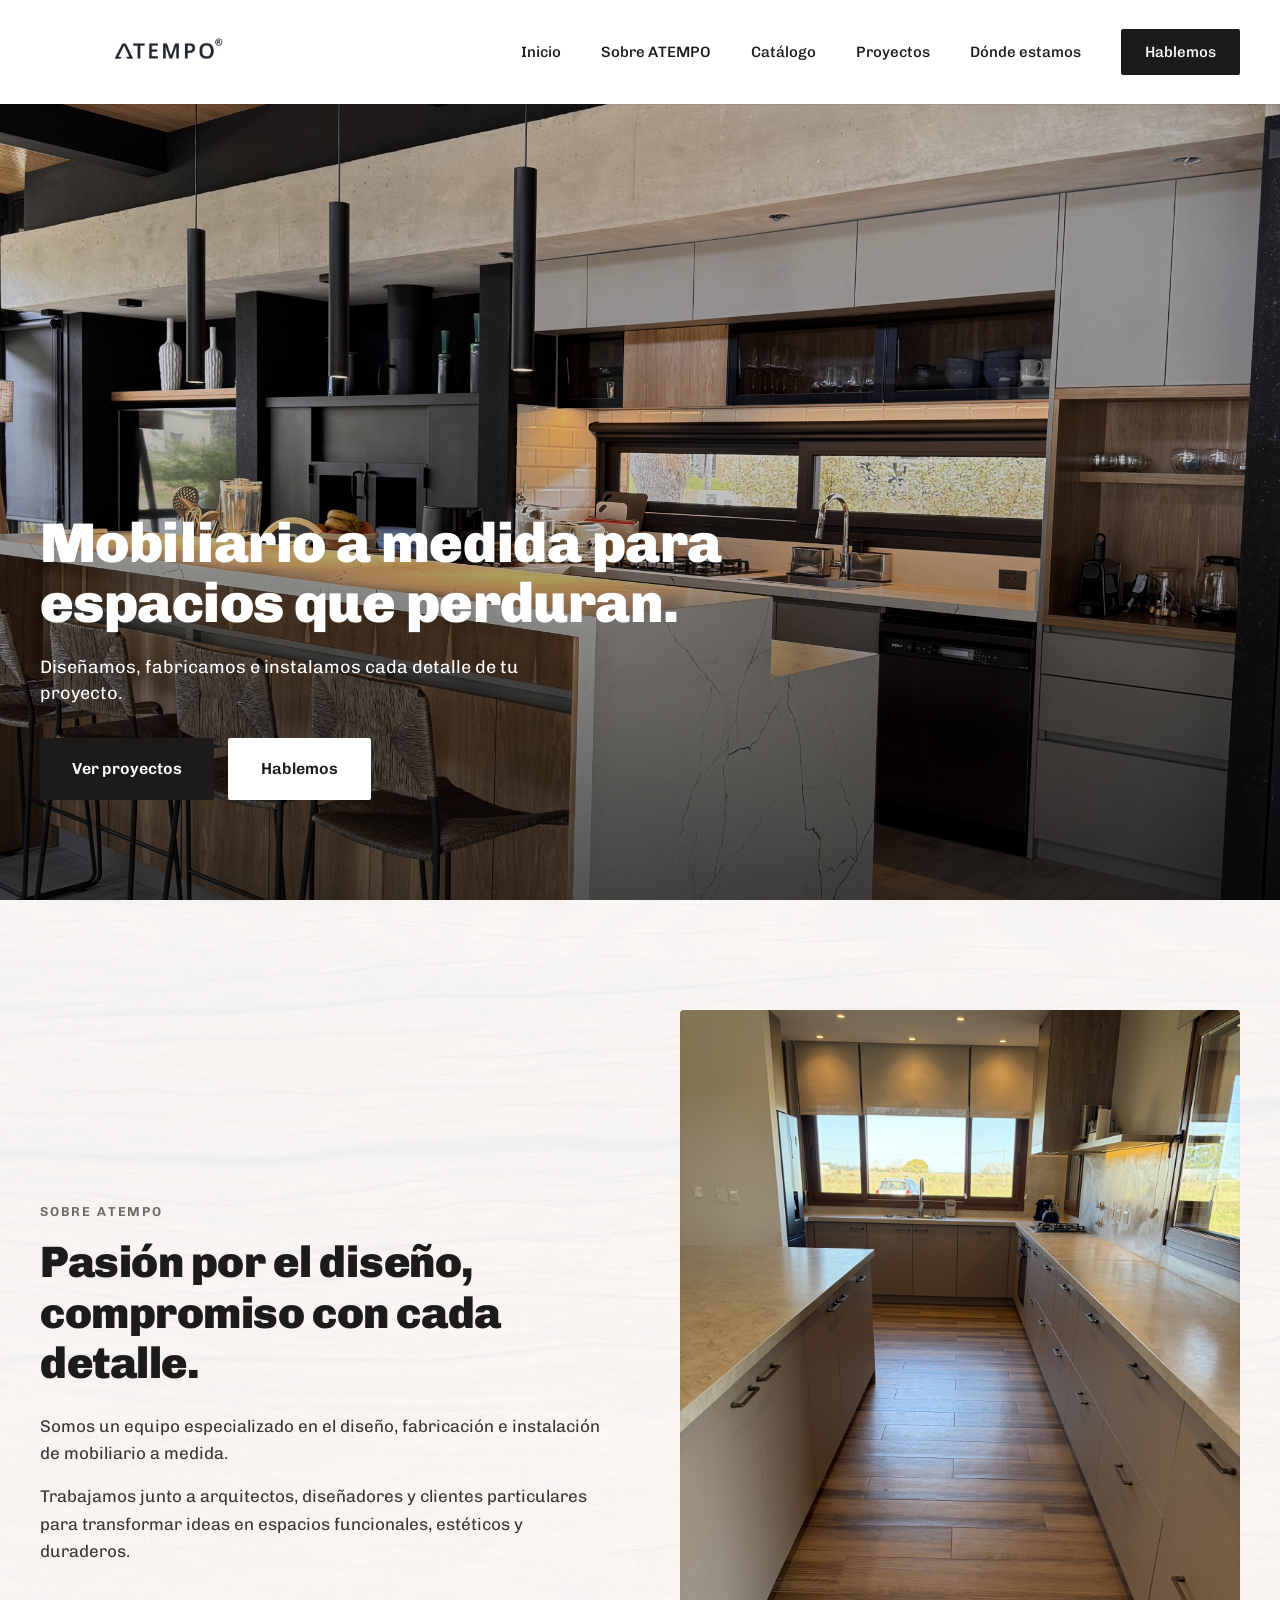
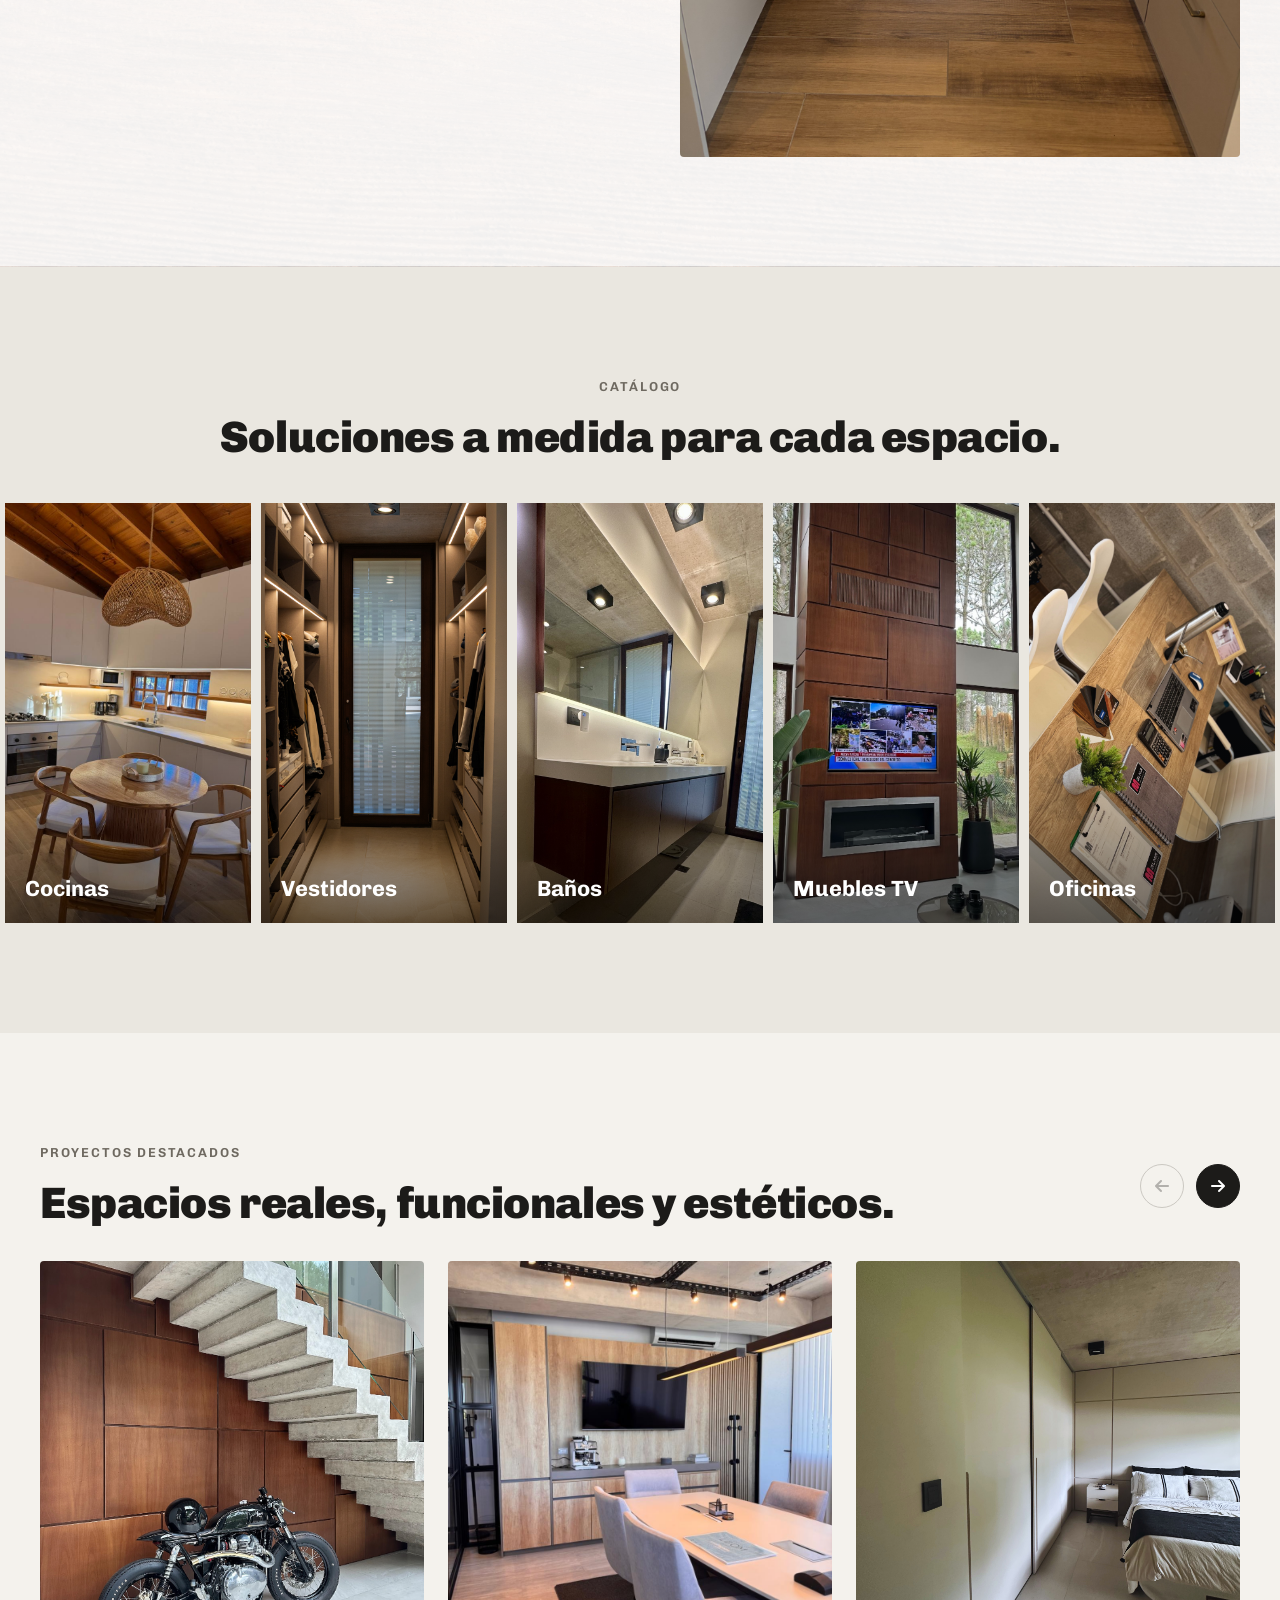
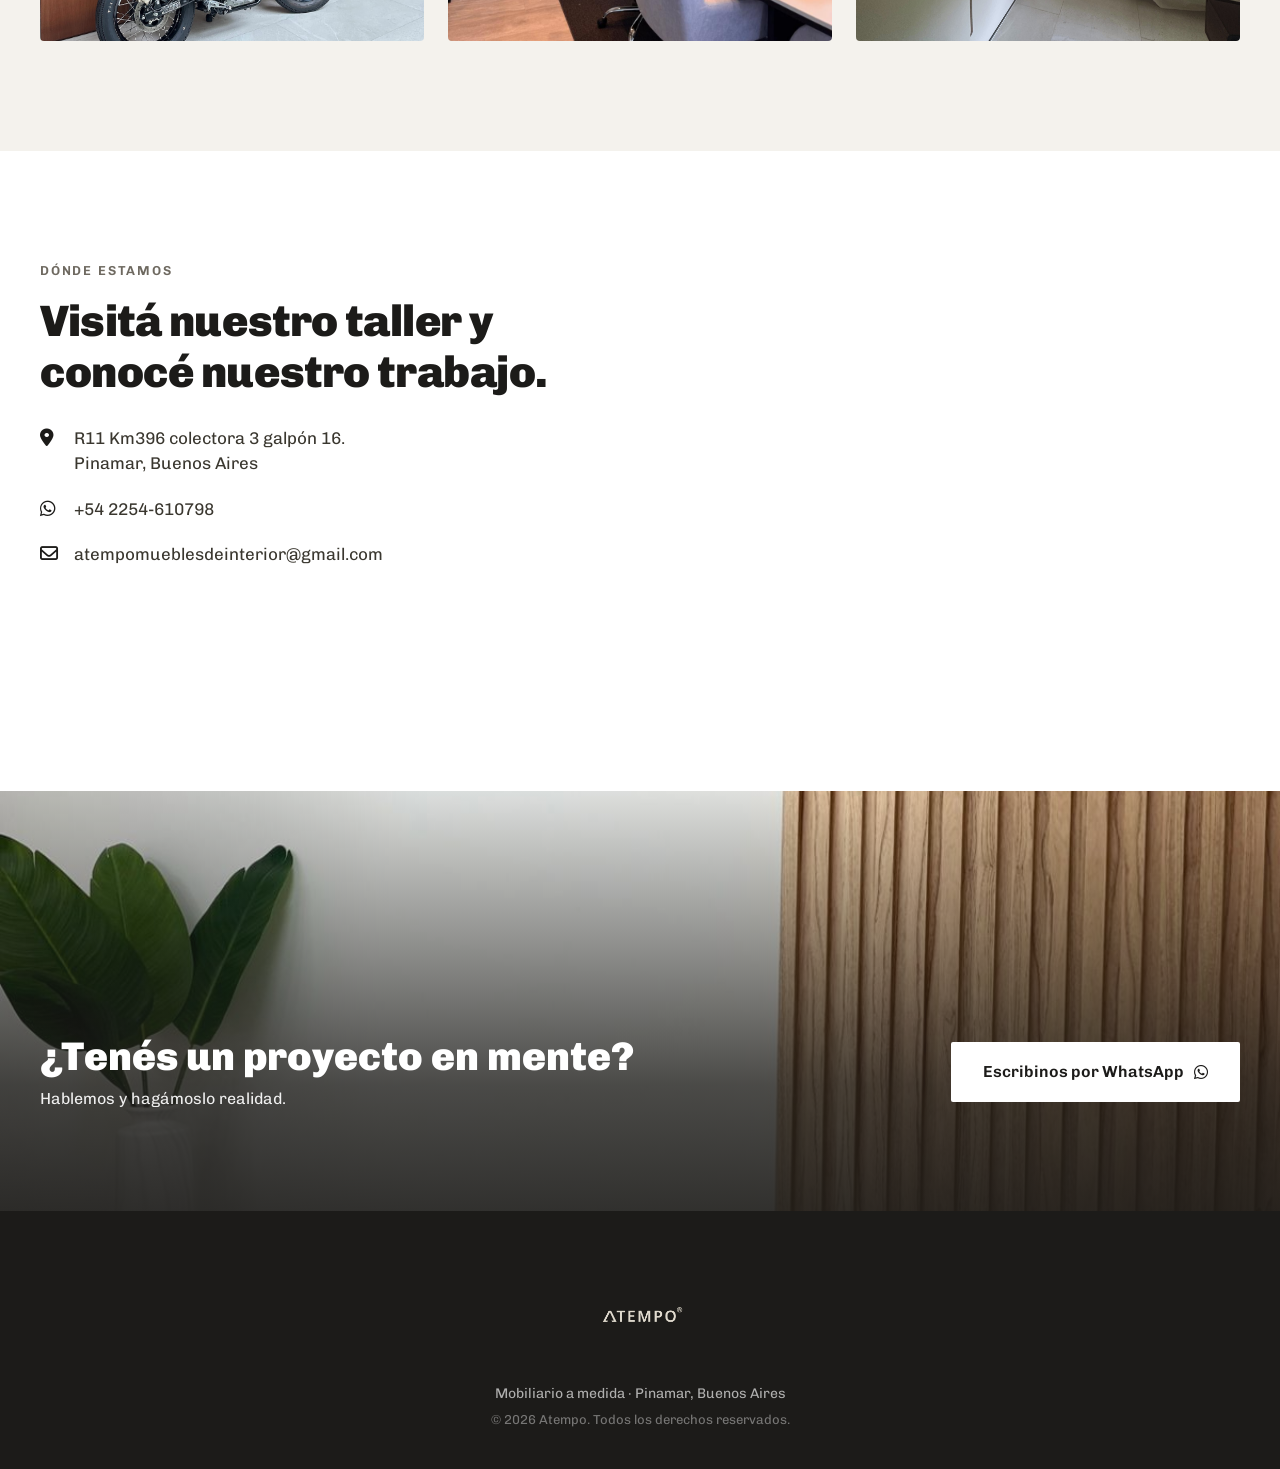
<file: index.html>
<!DOCTYPE html>
<html lang="es">
<head>
  <meta charset="UTF-8">
  <meta name="viewport" content="width=device-width, initial-scale=1.0">
  <title>Atempo | Mobiliario a medida</title>

  <link rel="preconnect" href="https://fonts.googleapis.com">
  <link rel="preconnect" href="https://fonts.gstatic.com" crossorigin>
  <link href="https://fonts.googleapis.com/css2?family=Chivo:wght@400;500;600;700;900&display=swap" rel="stylesheet">

  <link rel="stylesheet" href="https://cdnjs.cloudflare.com/ajax/libs/font-awesome/6.5.0/css/all.min.css">

  <link rel="stylesheet" href="css/style.css">
</head>
<body>

  <!-- ===================== HEADER ===================== -->
  <header class="header" id="header">
    <div class="header__inner">
      <a href="#inicio" class="header__logo">
        <img src="imgs/atempoletranegro.png" alt="Atempo" class="header__logo-img">
      </a>

      <button class="header__toggle" id="menuToggle" aria-label="Abrir menú" aria-expanded="false" aria-controls="menuNav">
        <span class="header__toggle-bar"></span>
        <span class="header__toggle-bar"></span>
        <span class="header__toggle-bar"></span>
      </button>

      <nav class="nav" id="menuNav">
        <ul class="nav__list">
          <li><a href="#inicio" class="nav__link">Inicio</a></li>
          <li><a href="#sobre-atempo" class="nav__link">Sobre ATEMPO</a></li>
          <li><a href="#catalogo" class="nav__link">Catálogo</a></li>
          <li><a href="#proyectos" class="nav__link">Proyectos</a></li>
          <li><a href="#donde-estamos" class="nav__link">Dónde estamos</a></li>
          <li><a href="#contacto" class="nav__link nav__link--cta">Hablemos</a></li>
        </ul>
      </nav>
    </div>
  </header>

  <!-- ===================== HERO ===================== -->
  <section id="inicio" class="hero">
    <img src="imgs/hero.jpg" alt="Cocina de diseño a medida Atempo" class="hero__img">
    <div class="hero__overlay"></div>

    <div class="hero__content">
      <h1 class="hero__title">Mobiliario a medida para espacios que perduran.</h1>
      <p class="hero__subtitle">Diseñamos, fabricamos e instalamos cada detalle de tu proyecto.</p>

      <div class="hero__actions">
        <a href="#proyectos" class="btn btn--dark">Ver proyectos</a>
        <a href="#contacto" class="btn btn--outline">Hablemos</a>
      </div>
    </div>
  </section>

  <!-- ===================== SOBRE ATEMPO ===================== -->
  <section id="sobre-atempo" class="section section--cream">
    <div class="container">
      <div class="sobre__col-text">
        <p class="eyebrow">Sobre Atempo</p>
        <h2 class="section__title">Pasión por el diseño, compromiso con cada detalle.</h2>

        <div class="sobre__text">
          <p>Somos un equipo especializado en el diseño, fabricación e instalación de mobiliario a medida.</p>
          <p>Trabajamos junto a arquitectos, diseñadores y clientes particulares para transformar ideas en espacios funcionales, estéticos y duraderos.</p>
        </div>
      </div>

      <div class="sobre__img-wrap">
        <img src="imgs/hero2.jpg" alt="Mueble de cocina fabricado por Atempo" class="sobre__img">
      </div>
    </div>
  </section>

  <!-- ===================== CATÁLOGO ===================== -->
  <section id="catalogo" class="section section--cream">
    <div class="container container--center">
      <p class="eyebrow">Catálogo</p>
      <h2 class="section__title section__title--center">Soluciones a medida para cada espacio.</h2>
    </div>

    <div class="carousel" id="catalogoCarousel">
      <ul class="carousel__track">
        <li class="carousel__item">
          <a href="#contacto" class="card-catalogo">
            <img src="imgs/cocina.jpg" alt="Cocinas a medida Atempo" class="card-catalogo__img">
            <span class="card-catalogo__overlay"></span>
            <span class="card-catalogo__label">Cocinas</span>
          </a>
        </li>
        <li class="carousel__item">
          <a href="#contacto" class="card-catalogo">
            <img src="imgs/vestidor.jpeg" alt="Vestidores a medida Atempo" class="card-catalogo__img">
            <span class="card-catalogo__overlay"></span>
            <span class="card-catalogo__label">Vestidores</span>
          </a>
        </li>
        <li class="carousel__item">
          <a href="#contacto" class="card-catalogo">
            <img src="imgs/baño.jpg" alt="Muebles de baño a medida Atempo" class="card-catalogo__img">
            <span class="card-catalogo__overlay"></span>
            <span class="card-catalogo__label">Baños</span>
          </a>
        </li>
        <li class="carousel__item">
          <a href="#contacto" class="card-catalogo">
            <img src="imgs/tv.jpg" alt="Muebles de TV a medida Atempo" class="card-catalogo__img">
            <span class="card-catalogo__overlay"></span>
            <span class="card-catalogo__label">Muebles TV</span>
          </a>
        </li>
        <li class="carousel__item">
          <a href="#contacto" class="card-catalogo">
            <img src="imgs/oficina.jpg" alt="Oficinas a medida Atempo" class="card-catalogo__img">
            <span class="card-catalogo__overlay"></span>
            <span class="card-catalogo__label">Oficinas</span>
          </a>
        </li>
      </ul>
    </div>

    <p class="swipe-hint">Deslizá para ver más <i class="fa-solid fa-arrow-right"></i></p>
  </section>

  <!-- ===================== PROYECTOS DESTACADOS ===================== -->
  <section id="proyectos" class="section section--offwhite">
    <div class="container">
      <div class="proyectos__head">
        <div>
          <p class="eyebrow">Proyectos destacados</p>
          <h2 class="section__title">Espacios reales, funcionales y estéticos.</h2>
        </div>

        <div class="carousel-nav" id="proyectosNav">
          <button type="button" class="carousel-nav__btn" id="proyectosPrev" aria-label="Proyecto anterior" disabled>
            <i class="fa-solid fa-arrow-left"></i>
          </button>
          <button type="button" class="carousel-nav__btn carousel-nav__btn--active" id="proyectosNext" aria-label="Proyecto siguiente">
            <i class="fa-solid fa-arrow-right"></i>
          </button>
        </div>
      </div>
    </div>

    <div class="carousel carousel--proyectos" id="proyectosCarousel">
      <ul class="carousel__track" id="proyectosTrack">
        <li class="carousel__item">
          <img src="imgs/1.jpg" alt="Proyecto Atempo - escalera y revestimiento en madera" class="card-proyecto__img">
        </li>
        <li class="carousel__item">
          <img src="imgs/11.jpg" alt="Proyecto Atempo - isla de cocina" class="card-proyecto__img">
        </li>
        <li class="carousel__item">
          <img src="imgs/8.jpg" alt="Proyecto Atempo - cocina integral" class="card-proyecto__img">
        </li>
        <li class="carousel__item">
          <img src="imgs/4.jpeg" alt="Proyecto Atempo - living integral" class="card-proyecto__img">
        </li>
        <li class="carousel__item">
          <img src="imgs/12.jpg" alt="Proyecto Atempo - placard a medida" class="card-proyecto__img">
        </li>
        <li class="carousel__item">
          <img src="imgs/10.jpg" alt="Proyecto Atempo - oficina a medida" class="card-proyecto__img">
        </li>
      </ul>
    </div>

    <div class="dots" id="proyectosDots">
      <span class="dots__dot dots__dot--active"></span>
      <span class="dots__dot"></span>
      <span class="dots__dot"></span>
      <span class="dots__dot"></span>
      <span class="dots__dot"></span>
      <span class="dots__dot"></span>
    </div>
  </section>

  <!-- ===================== DÓNDE ESTAMOS ===================== -->
  <section id="donde-estamos" class="section section--white">
    <div class="container">
      <div class="donde__col-text">
        <p class="eyebrow">Dónde estamos</p>
        <h2 class="section__title">Visitá nuestro taller y conocé nuestro trabajo.</h2>

        <ul class="contact-list">
          <li class="contact-list__item">
            <i class="fa-solid fa-location-dot contact-list__icon"></i>
            <span> R11 Km396 colectora 3 galpón 16.<br>Pinamar, Buenos Aires</span>
          </li>
          <li class="contact-list__item">
            <i class="fa-brands fa-whatsapp contact-list__icon"></i>
            <span>+54 2254-610798</span>
          </li>
          <li class="contact-list__item">
            <i class="fa-regular fa-envelope contact-list__icon"></i>
            <span>atempomueblesdeinterior@gmail.com</span>
          </li>
        </ul>
      </div>

      <div class="map-wrap">
        <iframe src="https://www.google.com/maps/embed?pb=!1m14!1m12!1m3!1d667.7725938044891!2d-56.916356232569576!3d-37.14173415233935!2m3!1f0!2f0!3f0!3m2!1i1024!2i768!4f13.1!5e1!3m2!1sen!2sus!4v1783204316762!5m2!1sen!2sus" width="600" height="450" style="border:0;" allowfullscreen="" loading="lazy" referrerpolicy="strict-origin-when-cross-origin">
        </iframe> title="Ubicación Atempo en el mapa"></iframe>
      </div>
    </div>
  </section>

  <!-- ===================== CTA FINAL / CONTACTO ===================== -->
  <section id="contacto" class="cta">
    <img src="imgs/footer.jpg" alt="Living con mobiliario a medida Atempo" class="cta__img">
    <div class="cta__overlay"></div>

    <div class="cta__content">
      <div class="cta__col-text">
        <h2 class="cta__title">¿Tenés un proyecto en mente?</h2>
        <p class="cta__subtitle">Hablemos y hagámoslo realidad.</p>
      </div>

      <a href="https://wa.me/5492254610798?text=Hola%2C%20quiero%20consultar%20por%20un%20proyecto" target="_blank" rel="noopener" class="btn btn--white">
        Escribinos por WhatsApp <i class="fa-brands fa-whatsapp"></i>
      </a>
    </div>
  </section>

  <!-- ===================== FOOTER ===================== -->
  <footer class="footer">
    <img src="imgs/atempoletra.png" alt="Atempo" class="footer__logo-img">
    <p class="footer__tagline">Mobiliario a medida · Pinamar, Buenos Aires</p>
    <p class="footer__copy">© 2026 Atempo. Todos los derechos reservados.</p>
  </footer>



  <script src="js/main.js"></script>
</body>
</html>
</file>
<file: css/style.css>
/* ===================================================================
   ATEMPO — Mobiliario a medida
   CSS Mobile First
   =================================================================== */

/* -------------------- 1. VARIABLES (DESIGN TOKENS) -------------------- */
:root {
  /* Colores de marca */
  --color-negro:        #1C1B19; /* negro cálido - títulos, footer, botón oscuro */
  --color-texto-cuerpo:  #3A372F; /* gris oscuro cálido - párrafos */
  --color-eyebrow:       #6E6960; /* gris oliva - labels (SOBRE ATEMPO, CATÁLOGO...) */
  --color-blanco:        #FFFFFF;

  /* Fondos de sección */
  --bg-crema:    #EAE7E0; /* Sobre Atempo / Catálogo */
  --bg-offwhite: #F4F2ED; /* Proyectos destacados */
  --bg-blanco:   #FFFFFF; /* Dónde estamos */
  --bg-negro:    #1C1B19; /* Footer */

  /* Tipografía */
  --font-principal: 'Chivo', sans-serif;

  /* Radios y sombras */
  --radio-img:  4px;
  --radio-btn:  2px;

  /* Layout */
  --container-padding: 24px;
  --max-width: 1280px;
}

/* -------------------- 2. RESET BÁSICO -------------------- */
* {
  margin: 0;
  padding: 0;
  box-sizing: border-box;
}

html {
  scroll-behavior: smooth;
}

body {
  font-family: var(--font-principal);
  color: var(--color-texto-cuerpo);
  background: var(--color-blanco);
  line-height: 1.5;
  -webkit-font-smoothing: antialiased;
  overflow-x: hidden;
}

img {
  max-width: 100%;
  display: block;
}

a {
  text-decoration: none;
  color: inherit;
}

ul {
  list-style: none;
}

button {
  font-family: inherit;
  border: none;
  background: none;
  cursor: pointer;
}

.container {
  width: 100%;
  max-width: var(--max-width);
  margin: 0 auto;
  padding: 0 var(--container-padding);
}

.container--center {
  text-align: center;
}

/* -------------------- 3. UTILIDADES -------------------- */
.eyebrow {
  font-size: 13px;
  font-weight: 600;
  letter-spacing: 0.14em;
  text-transform: uppercase;
  color: var(--color-eyebrow);
  margin-bottom: 16px;
}

.section {
  padding: 64px 0;
}

.section--cream    { background: var(--bg-crema); }
.section--offwhite { background: var(--bg-offwhite); }
.section--white    { background: var(--bg-blanco); }

.section__title {
  font-weight: 900;
  font-size: 32px;
  line-height: 1.15;
  color: var(--color-negro);
  letter-spacing: -0.01em;
  margin-bottom: 24px;
}

.section__title--center {
  text-align: center;
  margin-bottom: 0;
}

/* -------------------- 4. BOTONES -------------------- */
.btn {
  display: inline-flex;
  align-items: center;
  justify-content: center;
  gap: 10px;
  width: 100%;
  padding: 18px 28px;
  font-family: var(--font-principal);
  font-weight: 600;
  font-size: 16px;
  border-radius: var(--radio-btn);
  text-align: center;
  transition: opacity 0.2s ease, transform 0.2s ease;
}

.btn:active {
  transform: scale(0.98);
}

.btn--dark {
  background: var(--color-negro);
  color: var(--color-blanco);
}

.btn--outline {
  background: var(--color-blanco);
  color: var(--color-negro);
  border: 1.5px solid rgba(255, 255, 255, 0.85);
}

.btn--white {
  background: var(--color-blanco);
  color: var(--color-negro);
}

/* -------------------- 5. HEADER / NAV -------------------- */
.header {
  position: fixed;
  top: 0;
  left: 0;
  right: 0;
  z-index: 1000;
  background: var(--color-blanco);
  box-shadow: 0 1px 0 rgba(0, 0, 0, 0.06);
}

.header__inner {
  display: flex;
  align-items: center;

  padding-right: 60px;
  
}

.header__logo {
  display: flex;
  height: 100px;
  width: 350px;
}



.header__logo-text {
display:none;
}

.header__toggle {
  display: flex;
  flex-direction: column;
  justify-content: center;
  gap: 5px;
  width: 28px;
  height: 28px;
  padding: 0;
}

.header__toggle-bar {
  display: block;
  width: 100%;
  height: 2.5px;
  background: var(--color-negro);
  border-radius: 2px;
  transition: transform 0.25s ease, opacity 0.25s ease;
}

/* Estado abierto: hamburguesa -> X */
.header__toggle[aria-expanded="true"] .header__toggle-bar:nth-child(1) {
  transform: translateY(7.5px) rotate(45deg);
}
.header__toggle[aria-expanded="true"] .header__toggle-bar:nth-child(2) {
  opacity: 0;
}
.header__toggle[aria-expanded="true"] .header__toggle-bar:nth-child(3) {
  transform: translateY(-7.5px) rotate(-45deg);
}

.nav {
  position: fixed;
  top: 0;
  right: 0;
  height: 100vh;
  width: 78%;
  max-width: 340px;
  background: var(--color-blanco);
  transform: translateX(100%);
  transition: transform 0.35s ease;
  padding: 100px 32px 32px;
  box-shadow: -8px 0 30px rgba(0, 0, 0, 0.08);
}

.nav.is-open {
  transform: translateX(0);
}

.nav__list {
  display: flex;
  flex-direction: column;
  gap: 28px;
}

.nav__link {
  font-size: 18px;
  font-weight: 600;
  color: var(--color-negro);
}

.nav__link--cta {
  display: inline-block;
  margin-top: 12px;
  padding: 14px 24px;
  background: var(--color-negro);
  color: var(--color-blanco);
  border-radius: var(--radio-btn);
  text-align: center;
}

/* Overlay detrás del menú abierto */
.nav-overlay {
  position: fixed;
  inset: 0;
  background: rgba(0, 0, 0, 0.4);
  opacity: 0;
  visibility: hidden;
  transition: opacity 0.3s ease;
  z-index: 999;
}

.nav-overlay.is-open {
  opacity: 1;
  visibility: visible;
}

/* -------------------- 6. HERO -------------------- */
.hero {
  position: relative;
  min-height: 100vh;
  display: flex;
  align-items: flex-end;
  overflow: hidden;

}

.hero__img {
  position: absolute;
  inset: 0;
  width: 100%;
  height: 120%;
  object-fit: cover;
}

.hero__overlay {
  position: absolute;
  inset: 0;
  background: linear-gradient(
    180deg,
    rgba(0, 0, 0, 0.15) 0%,
    rgba(0, 0, 0, 0.15) 45%,
    rgba(0, 0, 0, 0.65) 100%
  );

}

.hero__content {
  position: relative;
  z-index: 2;
  width: 100%;
  padding: 0 var(--container-padding) 48px;
  color: var(--color-blanco);
}

.hero__title {
  font-weight: 900;
  font-size: 42px;
  line-height: 1.08;
  letter-spacing: -0.01em;
  margin-bottom: 20px;
}

.hero__subtitle {
  font-weight: 400;
  font-size: 17px;
  line-height: 1.45;
  margin-bottom: 32px;
  max-width: 420px;
}

.hero__actions {
  display: flex;
  flex-direction: column;
  gap: 14px;
}

/* -------------------- 7. SOBRE ATEMPO -------------------- */
#sobre-atempo {
  /* El linear-gradient actúa como la "sombra blanca" sobre la imagen */
  background-image: linear-gradient(
      rgba(255, 255, 255, 0.933), /* 85% de opacidad blanca arriba */
      rgba(255, 255, 255, 0.933)  /* 85% de opacidad blanca abajo */
    ), 
    url('../imgs/madera.jpeg'); /* Reemplazá esto con el nombre de tu imagen */
  
  background-size: cover; /* Asegura que la imagen cubra todo el espacio */
  background-position: center; /* Centra la imagen */
  background-repeat: no-repeat; /* Evita que la imagen se repita como mosaico */
}

/* Acá sigue el código que ya tenías... */
.sobre__text {
  display: flex;
  flex-direction: column;
  gap: 16px;
  font-size: 16px;
  line-height: 1.6;
  margin-bottom: 32px;
}

.sobre__img-wrap {
  border-radius: var(--radio-img);
  overflow: hidden;
}

.sobre__img {
  width: 100%;
  height: 490px;
  object-fit: cover;
}

/* -------------------- 8. CARRUSELES (scroll táctil con snap) -------------------- */
.carousel {
  margin-top: 40px;
  overflow-x: auto;
  scroll-snap-type: x mandatory;
  -webkit-overflow-scrolling: touch;
  scrollbar-width: none;
}

.carousel::-webkit-scrollbar {
  display: none;
}

.carousel__track {
  display: flex;
  gap: 16px;
  padding: 0 var(--container-padding);
  width: max-content;
}

.carousel__item {
  scroll-snap-align: start;
  flex-shrink: 0;
}

/* Catálogo */
#catalogoCarousel .carousel__item {
  width: 78%;

  max-width: 320px;

}

.card-catalogo {
  position: relative;
  display: block;
  border-radius: var(--radio-img);
  overflow: hidden;
  aspect-ratio: 4 / 5;
}

.card-catalogo__img {
  width: 100%;
  height: 100%;
  object-fit: cover;
}

.card-catalogo__overlay {
  position: absolute;
  inset: 0;
  background: linear-gradient(180deg, transparent 50%, rgba(0, 0, 0, 0.55) 100%);
}

.card-catalogo__label {
  position: absolute;
  left: 20px;
  bottom: 18px;
  z-index: 2;
  font-weight: 700;
  font-size: 22px;
  color: var(--color-blanco);
}

.swipe-hint {
  margin-top: 24px;
  text-align: center;
  font-size: 13px;
  font-weight: 600;
  letter-spacing: 0.1em;
  text-transform: uppercase;
  color: var(--color-eyebrow);
}

.swipe-hint i {
  margin-left: 4px;
}

/* Proyectos */

.card-proyecto__img {
  width: 100%;
  height: 520px; 
  object-fit: contain; /* Cambiamos cover por contain */
  border-radius: var(--radio-img);
}

/* Dots */
.dots {
  display: flex;
  justify-content: center;
  align-items: center;
  gap: 8px;
  margin-top: 24px;
}

.dots__dot {
  width: 8px;
  height: 8px;
  border-radius: 50%;
  background: #D8D4CB;
  transition: all 0.25s ease;
}

.dots__dot--active {
  width: 22px;
  border-radius: 4px;
  background: var(--color-negro);
}

/* -------------------- 9. DÓNDE ESTAMOS -------------------- */
.contact-list {
  display: flex;
  flex-direction: column;
  gap: 20px;
  margin: 28px 0 32px;
}

.contact-list__item {
  display: flex;
  align-items: flex-start;
  gap: 14px;
  font-size: 17px;
  color: var(--color-texto-cuerpo);
}

.contact-list__icon {
  width: 20px;
  margin-top: 3px;
  font-size: 18px;
  color: var(--color-negro);
}

.map-wrap {
  width: 100%;
  height: 260px;
  border-radius: var(--radio-img);
  overflow: hidden;
}

/* -------------------- 10. CTA FINAL -------------------- */
.cta {
  position: relative;
  min-height: 480px;
  display: flex;
  align-items: flex-end;
  overflow: hidden;
}

.cta__img {
  position: absolute;
  inset: 0;
  width: 100%;
  height: 100%;
  object-fit: cover;
}

.cta__overlay {
  position: absolute;
  inset: 0;
  background: linear-gradient(
    180deg,
    rgba(28, 27, 25, 0.1) 0%,
    rgba(28, 27, 25, 0.78) 70%,
    rgba(28, 27, 25, 0.9) 100%
  );
}

.cta__content {
  position: relative;
  z-index: 2;
  width: 100%;
  padding: 48px var(--container-padding) 56px;
  color: var(--color-blanco);
}

.cta__title {
  font-weight: 900;
  font-size: 32px;
  line-height: 1.15;
  margin-bottom: 12px;
}

.cta__subtitle {
  font-size: 16px;
  margin-bottom: 28px;
  opacity: 0.92;
}

/* -------------------- 11. FOOTER -------------------- */
.footer {
  background: var(--bg-negro);
  color: var(--color-blanco);
  text-align: center;
  padding: 48px var(--container-padding) 36px;
}


.footer__logo-img {
  height: 100px;
  width: auto; /* Si la imagen se ve deformada, cambialo por width: auto; */
  margin: 0 auto 16px auto; /* Centra la imagen y le da un espacio abajo */
  display: block; /* Nos aseguramos de que sea un bloque para que el margen automático funcione */
}

.footer__tagline {
  font-size: 14px;
  color: rgba(255, 255, 255, 0.65);
  margin-bottom: 6px;
}

.footer__copy {
  font-size: 13px;
  color: rgba(255, 255, 255, 0.4);
}


/* ===================================================================
   13. CARRUSEL NAV (flechas) — usadas en desktop, en Proyectos destacados
   =================================================================== */
.proyectos__head {
  margin-bottom: 0;
}

.carousel-nav {
  display: none; /* en mobile no se muestran: solo scroll táctil */
}

.carousel-nav__btn {
  width: 52px;
  height: 52px;
  border-radius: 50%;
  border: 1.5px solid #E3E0D8;
  background: transparent;
  color: #D8D4CB;
  display: flex;
  align-items: center;
  justify-content: center;
  font-size: 16px;
  cursor: pointer;
  transition: opacity 0.2s ease;
}

.carousel-nav__btn:disabled {
  cursor: default;
  opacity: 1;
}

.carousel-nav__btn--active {
  border-color: var(--color-negro);
  color: var(--color-negro);
}

.carousel-nav__btn:not(:disabled):hover {
  background: var(--color-negro);
  color: var(--color-blanco);
}

/* ===================================================================
   14. DESKTOP MEDIA QUERIES (min-width: 1024px)
   =================================================================== */

@media (min-width: 1024px) {

  :root {
    --container-padding: 40px;
  }

  .section {
    padding: 110px 0;
  }

  .section__title {
    font-size: 44px;
  }

  /* --- 0. HEADER / NAV DESKTOP --- */
  .header__toggle {
    display: none; /* el botón hamburguesa solo existe en mobile */
  }
.header__inner {
  justify-content: space-between;
  padding: 2px var(--container-padding);
}
.header__logo {
  display: flex;
  align-items: center;
  width: 250px;
}


  .nav {
    position: static;
    height: auto;
    width: auto;
    max-width: none;
    background: transparent;
    transform: none;
    box-shadow: none;
    padding: 0;
  }

  .nav__list {
    flex-direction: row;
    align-items: center;
    gap: 40px;
  }

  .nav__link {
    font-size: 15px;
    font-weight: 500;
  }

  .nav__link--cta {
    margin-top: 0;
    padding: 12px 24px;
  }

  .nav-overlay {
    display: none; /* en desktop el menú siempre está visible, no hace falta overlay */
  }

  /* --- 1. HERO --- */
  .hero {
    min-height: 100vh;
  }

  .hero__content {
    padding: 0 var(--container-padding) 100px;
  }

  .hero__title {
    font-size: 56px;
    max-width: 760px;
  }

  .hero__subtitle {
    font-size: 18px;
    max-width: 480px;
  }

  .hero__actions {
    flex-direction: row;
    margin-top: 32px;
  }

  .hero__actions .btn {
    width: auto;
    padding: 18px 32px;
  }

  /* --- 2. SOBRE ATEMPO (flex 2 columnas) --- */
  #sobre-atempo .container {
    display: flex;
    align-items: center;
    gap: 80px;
  }

  #sobre-atempo .sobre__col-text {
    flex: 1;
    min-width: 0;
  }

  #sobre-atempo .sobre__img-wrap {
    flex: 1;
    min-width: 0;
    align-self: stretch;
  }

  #sobre-atempo .eyebrow,
  #sobre-atempo .section__title {
    text-align: left;
  }

  #sobre-atempo .sobre__text {
    margin-bottom: 0;
    font-size: 17px;
  }

  #sobre-atempo .sobre__img {
    width: 100%;
    height: 100%;
    min-height: 460px;
    
  }

  /* --- 3. CATÁLOGO (flex, tarjetas pegadas sin gap) --- */
  #catalogoCarousel {
    overflow: visible;
  }

  #catalogoCarousel .carousel__track {
    display: flex;
    gap: 0;
    padding: 0;
    width: 100%;
  }

  #catalogoCarousel .carousel__item {
    flex: 1;
    width: auto;
    max-width: none;
      padding:0px 5px 0px 5px;
  }

  .card-catalogo {
    border-radius: 0;
    aspect-ratio: auto;
    height: 420px;
  }

  .swipe-hint {
    display: none; /* el hint de "deslizar" solo aplica al scroll táctil mobile */
  }


/* ===================================================================
     4. PROYECTOS DESTACADOS - PAGINACIÓN ESTRICTA (Desktop)
     =================================================================== */
  
  /* Cabecera: Título a la izquierda, botones a la derecha */

  .proyectos__head {
    display: flex;
    align-items: center;
    justify-content: space-between;
    gap: 24px;
    margin-bottom: 32px;
  }

  .proyectos__head .section__title {
    margin-bottom: 0; /* Anula el margen para alinear con los botones */
  }

  /* Contenedor de las flechas */
  .carousel-nav {
    display: flex;
    gap: 12px;
    flex-shrink: 0;
  }

  /* Estética de los botones de navegación */
  .carousel-nav__btn {
    width: 44px;
    height: 44px;
    border-radius: 50%;
    border: 1.5px solid var(--color-eyebrow);
    background: transparent;
    color: var(--color-negro);
    font-size: 16px;
    display: flex;
    align-items: center;
    justify-content: center;
    cursor: pointer;
    transition: all 0.2s ease;
  }

  /* Botón deshabilitado (grisecito) */
  .carousel-nav__btn:disabled {
    opacity: 0.3;
    cursor: default;
  }

  /* Botón habilitado (negro) */
  .carousel-nav__btn--active {
    background: var(--color-negro);
    color: var(--color-blanco);
    border-color: var(--color-negro);
  }

  /* Carrusel ajustado matemáticamente al contenedor */
  #proyectosCarousel {
    overflow: hidden; 
    max-width: calc(var(--max-width) - (var(--container-padding) * 2));
    margin: 0 auto;
  }

  /* La cinta mágica que se desliza */
  #proyectosCarousel .carousel__track {
    display: flex;
    gap: 24px;
    padding: 0;
    width: 100%; 
    transition: transform 0.6s cubic-bezier(0.4, 0, 0.2, 1);
  }

  /* Cada imagen ocupa su tercio exacto */
  #proyectosCarousel .carousel__item {
    flex: 0 0 calc((100% - 48px) / 3);
  }

  .card-proyecto__img {
    height: 380px;
    width: 100%;
    object-fit: cover;
    border-radius: var(--radio-img);
  }

  /* Ocultamos los puntitos de mobile */
  .dots {
    display: none;
  }
 

  /* --- 5. DÓNDE ESTAMOS (flex 2 columnas) --- */
  #donde-estamos .container {
    display: flex;
    align-items: flex-start;
    gap: 80px;
  }

  #donde-estamos .donde__col-text {
    flex: 1;
    min-width: 0;
  }

  #donde-estamos .map-wrap {
    flex: 1;
    min-width: 0;
    height: 420px;
  }

  #donde-estamos .eyebrow,
  #donde-estamos .section__title {
    text-align: left;
  }

  /* --- 6. CTA FINAL (flex, texto izq / botón der) --- */
  .cta {
    min-height: 420px;
  }

  .cta__content {
    display: flex;
    align-items: center;
    justify-content: space-between;
    padding-bottom: 100px;
    height: 100%;
  }

  .cta__title {
    font-size: 40px;
    margin-bottom: 8px;
  }

  .cta__subtitle {
    margin-bottom: 0;
  }

  .cta__content .btn {
    width: auto;
    flex-shrink: 0;
    padding: 18px 32px;
  }

  /* --- 7. FOOTER --- */
  .footer {
    padding: 56px var(--container-padding) 40px;
  }

}
</file>
